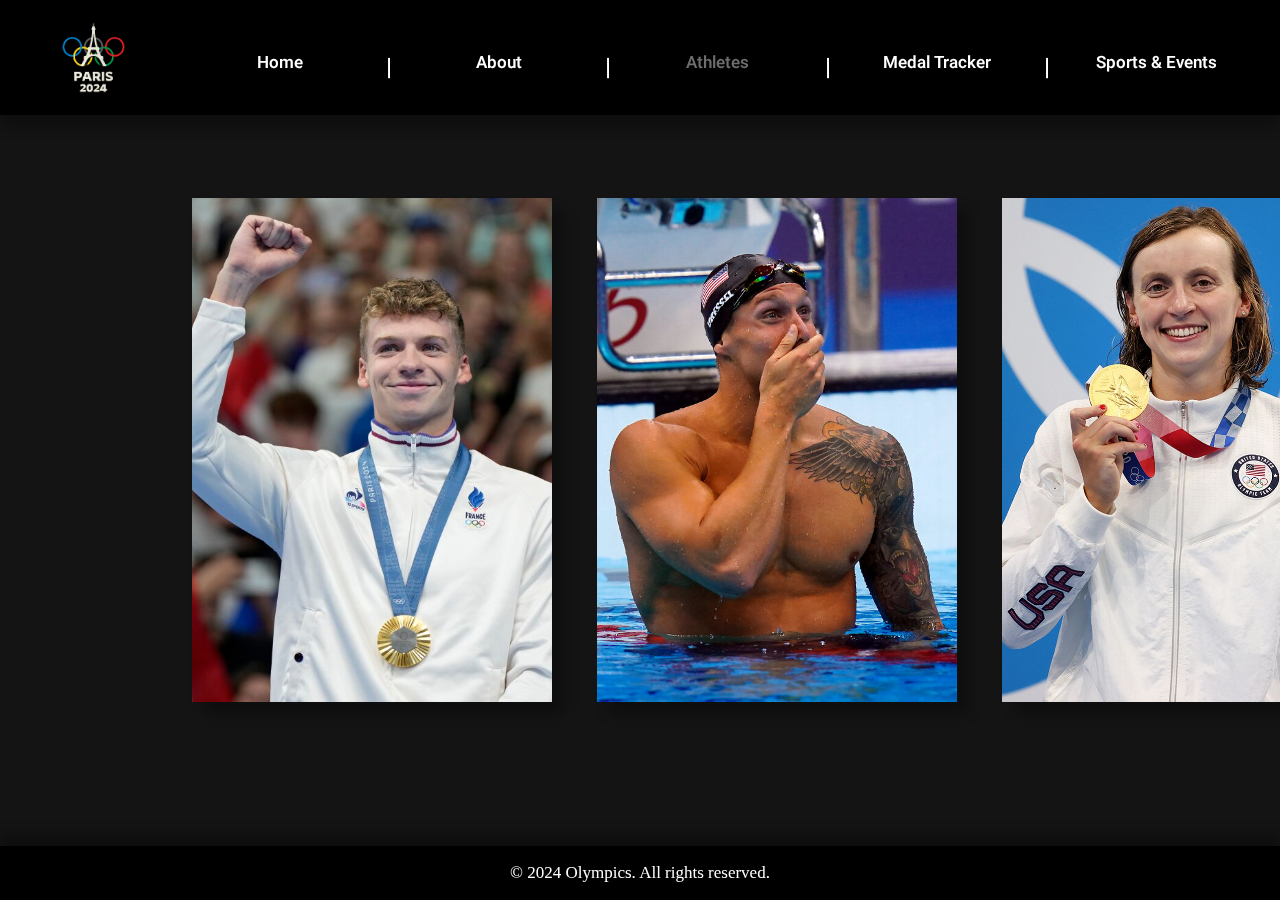
<file: athletes.html>
<html>
    <head>
        <title>Athletes</title>
        <link rel="icon"href="MainImages/Icon.png"type ="image/x-icon">
        <link rel="stylesheet" href="https://cdnjs.cloudflare.com/ajax/libs/font-awesome/4.7.0/css/font-awesome.min.css">
        <link rel="preconnect" href="https://fonts.googleapis.com">
        <link rel="preconnect" href="https://fonts.gstatic.com/" crossorigin>
        <link href="https://fonts.googleapis.com/css2?family=Heebo:wght@100..900&display=swap" rel="stylesheet">
        <link rel="stylesheet" href="athletes.css">
        </head>
        <body>
            <!--Navigation Bar-->
            <section id="Top">
                <button onclick="topFunction()" id="myBtn" title="Go to top"><i class="fa fa-arrow-up"></i></button>
            <div id="Navbar">
            <nav>
                <a class="links" href="index.html"><img id=logo src="MainImages/Logo.png"> </a> 
                <div class="center">
                    <a class="links hover" href="index.html">Home</a> 
                    <a class="Partition"><font size="5">|</a> 
                    <a class="links hover" href="about.html">About</a> 
                    <a class="Partition"><font size="5">|</a> 
                    <a class="links cpage" href="athletes.html">Athletes</a> 
                    <a class="Partition"><font size="5">|</a> 
                    <a class="links hover" href="medal.html">Medal Tracker</a> 
                    <a class="Partition"><font size="5">|</a> 
                    <a class="links hover" href="sports.html">Sports & Events</a>
                </div>
            </nav>
        </div>
        <section id="track">
            <div id="athleteTrack">
                <div id="image-track" data-mouse-down-at="0" data-prev-percentage="0">
                    <!--Card 1-->
                    <div class="image-holder">
                        <img id="zoomImage" onclick="zoom('zoomImage', 'text')" src="AtheleteCards/Athelete- Leon Marchand (France).jpg" class="trackimage" draggable="false">
                        <div id="text" class="text-overlay">
                            Leon Marchand (France)
                            <div class="text-description">Swimming - 4 Gold, 1 Bronze</div>
                        </div>
                    </div>
                    
                    <!--Card 2-->
                    <div class="image-holder">
                        <img id="zoomImage1" onclick="zoom('zoomImage1', 'text1')" src="AtheleteCards/Athelete- Caeleb Dressel (USA).jpg" class="trackimage" draggable="false">
                        <div id="text1" class="text-overlay">
                            Caeleb Dressel (USA)
                            <div class="text-description">Swimming - 4 Gold</div>
                        </div>
                    </div>
                
                    <!--Card 3-->
                    <div class="image-holder">
                        <img id="zoomImage2" onclick="zoom('zoomImage2', 'text2')" src="AtheleteCards/Athelete- Katie Ledecy (USA).jpg" class="trackimage" draggable="false">
                        <div id="text2" class="text-overlay">
                            Katie Ledecky (USA) 
                            <div class="text-description">Swimming - 3 Gold, 1 Silver</div>
                        </div>
                    </div>
                
                    <!--Card 4-->
                    <div class="image-holder">
                        <img id="zoomImage3" onclick="zoom('zoomImage3', 'text3')" src="AtheleteCards/Athelete- Sydney McLaughlin (USA).jpg" class="trackimage" draggable="false">
                        <div id="text3" class="text-overlay">
                            Sydney McLaughlin (USA)
                            <div class="text-description">Athletics - 2 Gold, 1 Silver</div>
                        </div>
                    </div>
                
                    <!--Card 4-->
                    <div class="image-holder">
                        <img id="zoomImage4" onclick="zoom('zoomImage4', 'text4')" src="AtheleteCards/Athelete- Yulimar Rojas (Venezuela).jpg" class="trackimage" draggable="false">
                        <div id="text4" class="text-overlay">
                            Yulimar Rojas (Venezuela)
                            <div class="text-description">Athletics - 1 Gold, 1 Silver</div>
                        </div>
                    </div>
                
                    <!--Card 5-->
                    <div class="image-holder">
                        <img id="zoomImage5" onclick="zoom('zoomImage5', 'text5')" src="AtheleteCards/Athelete- Armand Duplantis (Sweden).avif" class="trackimage" draggable="false">
                        <div id="text5" class="text-overlay">
                            Armand Duplantis (Sweden)
                            <div class="text-description">Athletics - 1 Gold</div>
                        </div>
                    </div>
                
                    <!--Card 6-->
                    <div class="image-holder">
                        <img id="zoomImage6" onclick="zoom('zoomImage6', 'text6')" src="AtheleteCards/Athelete- Simone Biles (USA).jpg" class="trackimage" draggable="false">
                        <div id="text6" class="text-overlay">
                            Simone Biles (USA)
                            <div class="text-description">Gymnastics - 1 Gold, 3 Silver </div>
                        </div>
                    </div>
                
                    <!--Card 7-->
                    <div class="image-holder">
                        <img id="zoomImage7" onclick="zoom('zoomImage7', 'text7')" src="AtheleteCards/Athelete- Sunisa Lee (USA).jpg" class="trackimage" draggable="false">
                        <div id="text7" class="text-overlay">
                            Sunisa Lee (USA)
                            <div class="text-description">Gymnastics - 1 Gold, 2 Silver</div>
                        </div>
                    </div>

                </div>

            </div>
        </section>

        <!--JS-->
        <script src="athlete_track.js"></script>
                
        <!--Footer-->
        <div class="footer">
            <p>&copy; 2024 Olympics. All rights reserved.</p>
        </div>
    </body>
</html>
</file>
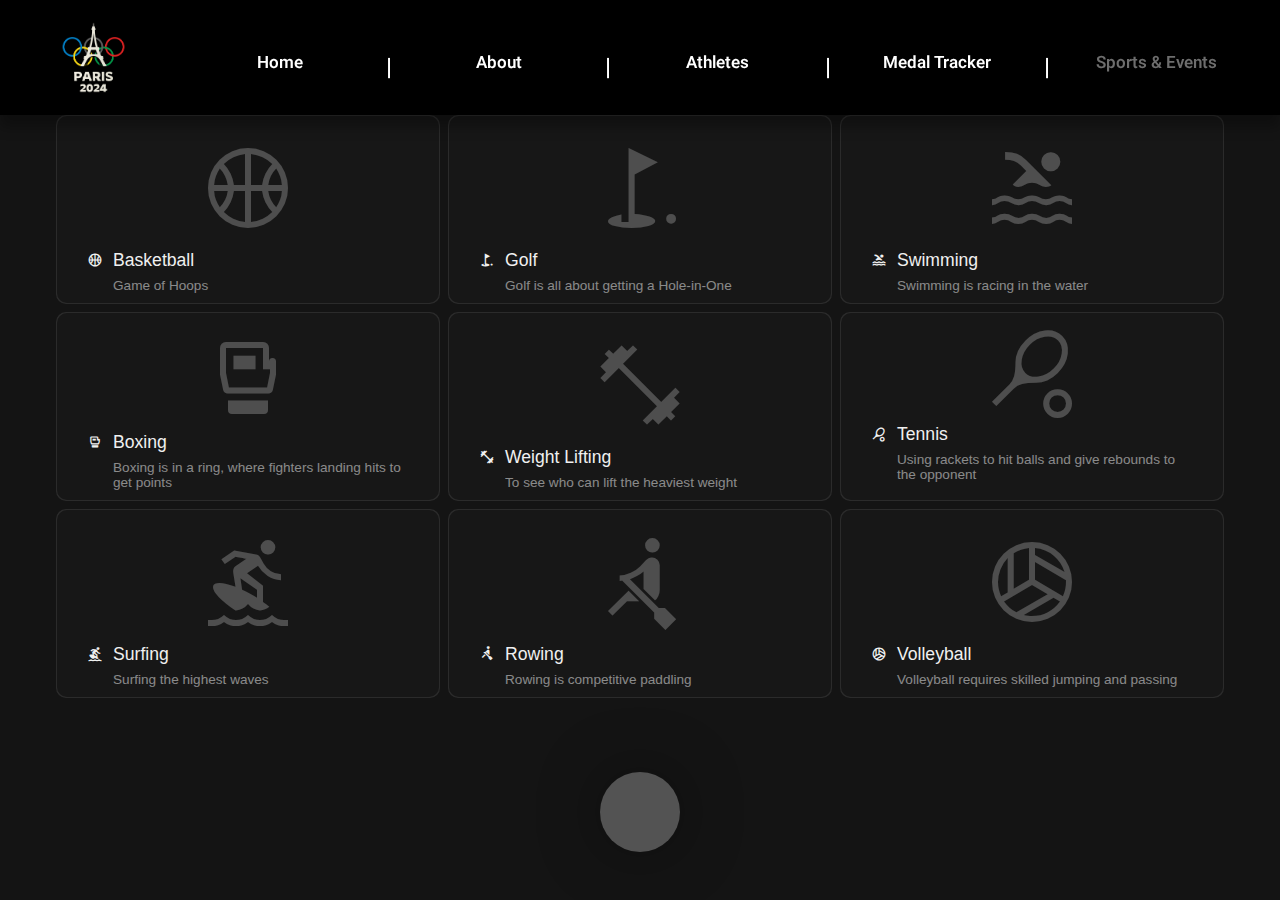
<file: sports.html>
<html>
    <head>
        <title>Sports and Events</title>
        <link rel="icon"href="MainImages/Icon.png"type ="image/x-icon">
        <link rel="stylesheet" href="https://cdnjs.cloudflare.com/ajax/libs/font-awesome/4.7.0/css/font-awesome.min.css">
        <link rel="stylesheet" href="https://fonts.googleapis.com/css2?family=Material+Symbols+Outlined:opsz,wght,FILL,GRAD@20..48,100..700,0..1,-50..200" />
        <link rel="preconnect" href="https://fonts.googleapis.com">
        <link rel="preconnect" href="https://fonts.gstatic.com/" crossorigin>
        <link href="https://fonts.googleapis.com/css2?family=Heebo:wght@100..900&display=swap" rel="stylesheet">
        <meta name="viewport" content="width=device-width, initial-scale=1.0">
        <link rel="stylesheet" href="sports.css">
    </head>
    <body>
      <main>
        <div class="modalborder" id="modalborder"></div>
        <div id="cards">
          <div class="card" onclick="openModal(basketball)">
            <div class="card-content">
              <div class="card-image">
                <span class="material-symbols-outlined">
                  sports_basketball
                </span>
              </div>
              <div class="card-info-wrapper">
                <div class="card-info">
                  <span class="material-symbols-outlined">
                    sports_basketball
                  </span>
                  <div class="card-info-title">
                    <h3>Basketball</h3>  
                    <h4>Game of Hoops</h4>
                  </div>    
                </div>
              </div>
            </div>
          </div>
          <div class="modal" id="basketball">
            <div class="content">
              <div class="modal-header">
                <div class="title">Basketball</div>
              </div>
              <div class="modal-body">
                <p>In basketball, players compete in teams of five, attempting to score points by shooting a ball through a hoop mounted on a backboard. <br>The game is played on a rectangular court, with players dribbling the ball, passing it to teammates, and shooting from various distances.<br>Strategies, teamwork, and individual skill are all crucial factors in determining the outcome of a basketball game.. <br>The team that won in basketball for the 2024 olympics was the United States of America.</p>
              </div>
            </div>
            <div class="modal-image">
              <button onclick="closeModal(basketball)" class="close-button">&times;</button>
              <img src="Sports/Sport/Basketball.jpg" class="modal-Image">
            </div>
          </div>
          <div class="card" onclick="openModal(golf)">
            <div class="card-content">
              <div class="card-image">
                <span class="material-symbols-outlined">
                  golf_course
                </span>
              </div>
              <div class="card-info-wrapper">
                <div class="card-info">
                  <span class="material-symbols-outlined">
                    golf_course
                  </span>
                  <div class="card-info-title">
                    <h3>Golf</h3>  
                    <h4>Golf is all about getting a Hole-in-One</h4>
                  </div>    
                </div>  
              </div>
            </div>
          </div>

          <div class="modal" id="golf">
            <div class="content">
              <div class="modal-header">
                <div class="title">Golf</div>
              </div>
              <div class="modal-body">
                <p>Golf is a precision sport played on a course with 18 holes. <br>Players use various clubs to hit a small ball into each hole, aiming to complete the course in the fewest possible strokes. <br>The course is often designed with obstacles like bunkers, water hazards, and rough terrain, which can make it challenging to navigate. Golf requires a combination of skill, strategy, and mental focus.<br>Scottie Scheffler from USA won the Men's Individual tournament and Lydia Ko from New Zealand won Women's Individual tournament in the olympics.</p>
              </div>
            </div>
            <div class="modal-image">
              <button onclick="closeModal(golf)" class="close-button">&times;</button>
              <img src="Sports/Sport/Golf.jpg" class="modal-Image">
            </div>
          </div>
          <div class="card" onclick="openModal(swimming)">
            <div class="card-content">
              <div class="card-image">
                <span class="material-symbols-outlined">
                  pool
                </span>
              </div>
              <div class="card-info-wrapper">
                <div class="card-info">
                  <span class="material-symbols-outlined">
                    pool
                  </span>
                  <div class="card-info-title">
                    <h3>Swimming</h3>  
                    <h4>Swimming is racing in the water</h4>
                  </div>    
                </div>
              </div>
            </div>
          </div>

          <div class="modal" id="swimming">
            <div class="content">
              <div class="modal-header">
                <div class="title">Swimming</div>
              </div>
              <div class="modal-body">
                <p>Swimming is an aquatic sport involving various strokes, including freestyle, backstroke, breaststroke, and butterfly.<br> Competitors race against each other in pools of varying lengths, with the goal of reaching the finish line first.<br> Swimming is a demanding sport that requires strength, endurance, and technique.<br>Caeleb Dressel from USA won Men's final and Katie Ledecky from USA won Women's final in the olympics.</p>
              </div>
            </div>
            <div class="modal-image">
              <button onclick="closeModal(swimming)" class="close-button">&times;</button>
              <img src="Sports/Sport/Swimming.jpg" class="modal-Image">
            </div>
          </div>

          <div class="card" onclick="openModal(boxing)">
            <div class="card-content">
              <div class="card-image">
                <span class="material-symbols-outlined">
                  sports_mma
                </span>
              </div>
              <div class="card-info-wrapper">
                <div class="card-info">
                  <span class="material-symbols-outlined">
                    sports_mma
                  </span>
                  <div class="card-info-title">
                    <h3>Boxing</h3>  
                    <h4>Boxing is in a ring, where fighters landing hits to get points</h4>
                  </div>    
                </div>
              </div>
            </div>
          </div>

          <div class="modal" id="boxing">
            <div class="content">
              <div class="modal-header">
                <div class="title">Boxing</div>
              </div>
              <div class="modal-body">
                <p>Boxing is a combat sport where two opponents face each other in a ring, aiming to win points by landing punches or knocking out their opponent. The rules of boxing are designed to ensure safety while allowing for competitive action. Fighters use a variety of punches, including jabs, crosses, hooks, and uppercuts, to score points and gain an advantage.</p>
              </div>
            </div>
            <div class="modal-image">
              <button onclick="closeModal(boxing)" class="close-button">&times;</button>
              <img src="Sports/Sport/Boxing.jpg" class="modal-Image">
            </div>
          </div>

          <div class="card" onclick="openModal(weightlifting)">
            <div class="card-content">
              <div class="card-image">
                <span class="material-symbols-outlined">
                  fitness_center
                </span>
              </div>
              <div class="card-info-wrapper">
                <div class="card-info">
                  <span class="material-symbols-outlined">
                    fitness_center
                  </span>
                  <div class="card-info-title">
                    <h3>Weight Lifting</h3>  
                    <h4>To see who can lift the heaviest weight</h4>
                  </div>    
                </div>  
              </div>
            </div>
          </div>

          <div class="modal" id="weightlifting">
            <div class="content">
              <div class="modal-header">
                <div class="title">Weight Lifting</div>
              </div>
              <div class="modal-body">
                <p>Weightlifting is a sport that involves lifting heavy weights, often in the form of dumbbells or barbells. There are two main categories of weightlifting: Olympic weightlifting and powerlifting. Olympic weightlifting consists of two lifts: the snatch and the clean and jerk. Powerlifting involves three lifts: the squat, bench press, and deadlift. Weightlifting requires strength, power, and technique. </p>
              </div>
            </div>
            <div class="modal-image">
              <button onclick="closeModal(weightlifting)" class="close-button">&times;</button>
              <img src="Sports/Sport/Weightlifting.jpg" class="modal-Image">
            </div>
          </div>

          <div class="card" onclick="openModal(tennis)">
            <div class="card-content">
              <div class="card-image">
                <span class="material-symbols-outlined">
                  sports_tennis
                </span>
              </div>
              <div class="card-info-wrapper">
                <div class="card-info">
                  <span class="material-symbols-outlined">
                    sports_tennis
                  </span>
                  <div class="card-info-title">
                    <h3>Tennis</h3>  
                    <h4>Using rackets to hit balls and give rebounds to the opponent<h4>
                  </div>    
                </div>
              </div>
            </div>
          </div>

          <div class="modal" id="tennis">
            <div class="content">
              <div class="modal-header">
                <div class="title">Tennis</div>
                </div>
                <div class="modal-body">
                  <p>Tennis is a racket sport played between two opponents or two pairs of opponents on a rectangular court separated by a net. <br>Players use rackets to hit a ball back and forth over the net. <br>The goal is to score points by forcing the opponent to miss a return. <br>Tennis requires skill, agility, and stamina.<br>Carlos Alcaraz from Spain won Men's Singles and Iga Swiatek from Poland won Women's Singles in the olympics.</p>
                </div>
            </div>
            <div class="modal-image">
              <button onclick="closeModal(tennis)" class="close-button">&times;</button>
              <img src="Sports/Sport/Tennis.jpg" class="modal-Image">
            </div>
          </div>

          <div class="card" onclick="openModal(surfing)">
            <div class="card-content">
              <div class="card-image">
                <span class="material-symbols-outlined">
                  surfing
                </span>
                </div>
                <div class="card-info-wrapper">
                  <div class="card-info">
                    <span class="material-symbols-outlined">
                      surfing
                    </span>
                    <div class="card-info-title">
                      <h3>Surfing</h3>  
                      <h4>Surfing the highest waves</h4>
                    </div>    
                  </div>
                </div>
              </div>
            </div>

            <div class="modal" id="surfing">
              <div class="content">
                <div class="modal-header">
                  <div class="title">Surfing</div>
                </div>
                <div class="modal-body">
                  <p>Surfing is a water sport that involves riding waves on a surfboard. Surfers paddle out into the ocean and wait for waves to approach. <br>When a suitable wave arrives, they stand up on the board and ride the wave to shore. <br>Surfing requires balance, coordination, and knowledge of ocean conditions.<br>Italo Ferreira from Brazil won in Men's final and Carissa Moore from USA won in Women's final in the olympics.</p>
                </div>
              </div>
              <div class="modal-image">
                  <button onclick="closeModal(surfing)" class="close-button">&times;</button>
                  <img src="Sports/Sport/Surfing.jpg" class="modal-Image">
              </div>
            </div>

            <div class="card" onclick="openModal(rowing)">
              <div class="card-content">
                <div class="card-image">
                  <span class="material-symbols-outlined">
                    rowing
                  </span>
                </div>
                <div class="card-info-wrapper">
                  <div class="card-info">
                    <span class="material-symbols-outlined">
                      rowing
                    </span>
                    <div class="card-info-title">
                      <h3>Rowing</h3>  
                      <h4>Rowing is competitive paddling</h4>
                    </div>    
                  </div>
                </div>
              </div>
            </div>

            <div class="modal" id="rowing">
              <div class="content">
                <div class="modal-header">
                  <div class="title">Rowing</div>
                </div>
                <div class="modal-body">
                  <p>Rowing is a team sport where athletes use oars to propel a boat through water. <br>Teams typically consist of five or six rowers, who sit in a row facing backward.<br> The goal is to complete the race course in the fastest time, often competing against other teams. Rowing requires strength, endurance, and coordination.</p>
                </div>
              </div>
              <div class="modal-image">
                <button onclick="closeModal(rowing)" class="close-button">&times;</button>
                <img src="Sports/Sport/Rowing.jpg" class="modal-Image">
              </div>
            </div>

            <div class="card" onclick="openModal(volleyball)">
              <div class="card-content">
                <div class="card-image">
                  <span class="material-symbols-outlined">
                    sports_volleyball
                  </span>
                </div>
                <div class="card-info-wrapper">
                  <div class="card-info">
                    <span class="material-symbols-outlined">
                      sports_volleyball
                    </span>
                    <div class="card-info-title">
                      <h3>Volleyball</h3>  
                      <h4>Volleyball requires skilled jumping and passing</h4>
                    </div>    
                  </div>
                </div>
              </div>
            </div>

            <div class="modal" id="volleyball">
              <div class="content">
                <div class="modal-header">
                  <div class="title">Volleyball</div>
                </div>
              <div class="modal-body">
                <p>Volleyball is a team sport played on a rectangular court separated by a net. Players use their hands to hit a ball back and forth over the net. <br>The goal is to score points by forcing the opposing team to miss a return. <br>Volleyball requires skill, agility, and teamwork.<br>In the olympics, in the mens bracmet Poland won and from the womens bracket Serbia won and took the title as the winner.</p>
              </div>
            </div>
            <div class="modal-image">
              <button onclick="closeModal(volleyball)" class="close-button">&times;</button>
              <img src="Sports/Sport/Volleyball.jpg" class="modal-Image">
            </div>
          </div>
        </div>
      </main>
      <nav class="nav">
        <div id="nav-links">
          <a class="nav-link" href="https://olympics.com/en/paris-2024/sports/golf" target="_blank">
            <h2 class="nav-link-label rubik-font">Golf</h2>
            <img class="nav-link-image" src="Sports/Redirect/Image Redirect-Golf.webp" />
          </a>
          <a class="nav-link" href="https://olympics.com/en/paris-2024/sports/swimming" target="_blank">
            <h2 class="nav-link-label rubik-font">Swimming</h2>
            <img class="nav-link-image" src="Sports/Redirect/Image Redirect-Swimming.jpg" />
          </a>
          <a class="nav-link" href="https://olympics.com/en/paris-2024/sports/basketball" target="_blank">
            <h2 class="nav-link-label rubik-font">Basketball</h2>
            <img class="nav-link-image" src="Sports/Redirect/Image Redirect-Basketball.webp" />
          </a>
          <a class="nav-link" href="https://olympics.com/en/paris-2024/sports/tennis" target="_blank">
            <h2 class="nav-link-label rubik-font">Tennis</h2>
            <img class="nav-link-image" src="Sports/Redirect/Image Redirect-Tennis.webp" />
          </a>
        </div>
      </nav>

      <button id="nav-toggle" type="button" onclick="toggleNav()">
        <span class="material-symbols-outlined open">expand_all</span>
        <span class="material-symbols-outlined close">Close</span>
      </button>

      <div id="Navbar">      
          <nav>
              <a class="links" href="index.html"><img id=logo src="MainImages/Logo.png"> </a> 
              <div class="center">
              <a class="links hover" href="index.html">Home</a> 
              <a class="Partition"><font size="5">|</a> 
              <a class="links hover" href="about.html">About</a> 
              <a class="Partition"><font size="5">|</a> 
              <a class="links hover" href="athletes.html">Athletes</a> 
              <a class="Partition"><font size="5">|</a> 
              <a class="links hover" href="medal.html">Medal Tracker</a> 
              <a class="Partition"><font size="5">|</a> 
              <a class="links cpage" href="sports.html">Sports & Events</a>
              </div>
          </nav>
      </div>
      
      <script src="popup.js">
      </script>
</body>
</html
</file>
<file: athletes.css>
/*Body*/
body {
    display: flex;
    flex-direction: row;
    height: 100vh;
    background-color: rgba(20, 20, 20);
    margin: 0rem;
    overflow: hidden;
}

body:focus {
    outline: none;
}

/*Center*/
.center {
    padding: 40px 0;
    text-align: center;
}

/*Navigation Bar*/
#Navbar {
    width: 100vw;
    top: 0cm;
    left: 0ch;
    background-color: black;
    color: aliceblue;
    padding: 0px;
    font-family: "Heebo", sans-serif;
    font-weight: 600;
    position: fixed;
    box-shadow: 0 12px 12px rgba(0, 0, 0, 0.3);
    z-index: 99;
    height: 115px;
}

.links {
    float:  left;
    padding: 10px;
    color: white;
    text-decoration: none;
    font-size: 17px;
    width: 13%;
    text-align: center;
    transition: transform .2s;
}

.partition {
    float:  left;
    padding: 10px;
    color: white;
    text-decoration: none;
    font-size: 17px;
    width: 1%;
    text-align: center;

}

.hover:hover {
    color: gold;
    text-decoration: none;
    transform: scale(1.2); 
}

.cpage {
    color: rgb(109, 109, 109);
}

#logo {
    width: 85px;
    height: 95px;
    border-radius: 100%;
}

/*Footer*/
.footer {
    background-color: #000000;
    color: white;
    text-align: center;
    position: fixed;
    font-size: 17px;
    bottom: 0px;
    left: 0px;
    width: 100%;
    box-shadow: 0 -12px 12px rgba(0, 0, 0, 0.3);
    box-sizing: border-box;
    z-index: 100;
}

/*Atheletes*/
#image-track {
    display: flex;
    gap: 5vmin;
    position: absolute;
    left: 15%;
    top: 50%;
    width: 200vmin;
    transform: translate(0%, -50%); 
    user-select: none;
}

.trackimage {
    width: 40vmin;
    height: 56vmin;
    object-fit: cover;
    object-position: center;
    box-shadow: 12px 12px 12px rgba(0, 0, 0, 0.3);
    transition: transform .5s;
}

.image-holder {
    width: 40vmin;
    height: 56vmin;
    object-fit: cover;
    object-position: 100% center;
}

.zoomed-in {
    position: relative;
    transform: scale(1.2);
    z-index: 11;
}

.text-overlay {
    position: relative;
    color: white;
    font-size: 18px;
    font-weight: bold;
    z-index: 12;
    display: none;
}

.text-description {
    font-size: 14px;
    font-weight: normal;
}

.landing {
    background-color: rgba(20, 20, 20);
    height: 100vh;
    margin: 0px;
    overflow: hidden;
    width: 100vw;
    display: grid;
    place-items: center center;
    transition: all;
}

#landing, #athleteTrack {
    position: absolute;
    top: 0;
    width: 100%;
    height: 100%;
}

#athleteTrack {
    transform: translateX(100%);
    transition: transform 1s ease;
}

#landing.slideOut {
    transform: translateX(-100%); 
    transition: transform 1s ease;
}

#athleteTrack.slideIn {
    transform: translateX(0); 
}

.image {
width: 15vmin;
position: absolute;
transform: translate(-50%, -50%);
z-index: 10;
transition: transform 1s ease;
}

.image[data-status="inactive"] {
display: none;
}

.image[data-status="active"] {
display: block;
}
</file>
<file: sports.css>
body {
    background-color: var(--bg-color);
    display: flex;
    justify-content: center;
    margin: 0px;
    height: 100vh;
    width: 100vw;
    overflow: hidden;
  }

  .rubik-font {
    font-family: "Rubik", sans-serif;
  }

  main {
    background-color: var(--bg-color);
    background-size: cover;
    height: 100vh;
    width: 100vw;
    position: relative;
    z-index: 2;
    transition: transform 500ms cubic-bezier(.13,.53,.38,.97);
  }

  body[data-nav="true"] > main {
    transform: translateY(-50%);
  }

  .nav {
    height: 50vh;
    width: 100%;
    position: absolute;
    left: 0px;
    bottom: 0px;
    z-index: 1;
    overflow: hidden;
    background-color: #000000;
    display: grid;
    place-items: center;
    padding-bottom: 80px;
  }

  #nav-links {  
    display: flex;
    gap: clamp(1rem, 2vw, 2rem);
    margin-top: clamp(2rem, 2vw, 3rem);
    padding: 0rem clamp(1rem, 2vw, 2rem);
    transform: translateY(70%) scale(0.9);
    transition: transform 500ms cubic-bezier(.13,.53,.38,.97); 
  }

  body[data-nav="true"] > nav > #nav-links {
    transform: translateY(0%) scale(1);
  }

  #nav-links > .nav-link {
    text-decoration: none;
  }

  #nav-links > .nav-link > .nav-link-label {
    color: white;
    font-size: 1.25rem;
    margin: 0rem;
    text-transform: uppercase;
  }

  #nav-links > .nav-link > .nav-link-image {
    width: max(20vw);
    aspect-ratio: 1.5 / 1;
    border-radius: 0.5rem;
    margin-top: 0.75rem;
    object-fit: cover;
  }

  #nav-toggle {
    height: 5rem;
    width: 5rem;
    position: fixed;
    z-index: 3;
    left: 50%;
    bottom: 3rem;
    transform: translateX(-50%);
    background-color: rgb(83, 83, 83);
    border: none;
    border-radius: 5rem;
    outline: none;
    box-shadow: 0rem 0rem 4rem rgba(0 0 0 / 35%);
    cursor: pointer;
    transition: transform, background-color;
    transition-timing-function: ease;
    transition-duration: 400ms;
  }

  #nav-toggle:hover {
    transform: translateX(-50%) scale(1.04);
  }

  #nav-toggle:active {
    transform: translateX(-50%) scale(0.96);
  }

  body[data-nav="true"] > #nav-toggle {
    background-color: rgb(255, 255, 255);
  }

  body:not([data-nav="true"]) > #nav-toggle:hover > .open {
    opacity: 1;
    transform: translate(-50%, -50%) scale(1);
  }

  #nav-toggle > span {
    position: absolute;
    left: 50%;
    top: 50%;
    transform: translate(-50%, -50%) scale(0.9);
    color: rgb(246, 231, 224);
    font-size: 1.75rem;
    opacity: 0;
    transition: transform, opacity;
    transition-timing-function: ease;
    transition-duration: 400ms;

  }

  body[data-nav="true"] > #nav-toggle > .close {
    opacity: 1;
    color: #000000;
    transform: translate(-50%, -50%) scale(1);
  }

  :root {
    --bg-color: rgb(20, 20, 20);
    --card-color: rgb(23, 23, 23);
  }

  #cards {
  display: flex;
  justify-content: center;
  flex-wrap: wrap;
  gap: 8px;  
  width: 100%;
  margin-top: 9%;
  }

  #cards:hover > .card::after {
  opacity: 1;
  }

  .card {
  background-color: rgba(255, 255, 255, 0.1);
  border-radius: 10px;
  cursor: pointer;
  display: flex;
  flex-direction: column;
  position: relative;
  width: 30%;  
  width: 30%;
  height: 21vh;
  }

  .card:hover::before {
  opacity: 1;
  }

  .card::before,
  .card::after {
  border-radius: inherit;
  content: "";
  height: 100%;
  left: 0px;
  opacity: 0;
  position: absolute;
  top: 0px;
  transition: opacity 500ms;
  width: 100%;
  }

  .card::before {
  background: radial-gradient(
      800px circle at var(--mouse-x) var(--mouse-y), 
      rgba(255, 255, 255, 0.06),
      transparent 40%
  );
  z-index: 3;
  }

  .card::after {  
  background: radial-gradient(
      600px circle at var(--mouse-x) var(--mouse-y), 
      rgba(255, 255, 255, 0.4),
      transparent 40%
  );
  z-index: 1;
  }

  .card > .card-content {
  background-color: var(--card-color);
  border-radius: inherit;
  display: flex;
  flex-direction: column;
  flex-grow: 1;
  inset: 1px;
  padding: 10px;
  position: absolute;
  z-index: 2;
  }

  h1, h2, h3, h4, span {
  color: rgb(240, 240, 240);
  font-family: "Rubik", sans-serif;
  font-weight: 400;
  margin: 0px;
  }

  .card-image {
  align-items: center;
  display: flex;
  height: 140px;
  justify-content: center;
  overflow: hidden;
  }

  .card-image > span {
  font-size: 6rem;
  opacity: 0.25;
  transition: transform 0.3s ease;
  }

  .card-info-wrapper {
  align-items: center;
  display: flex;
  flex-grow: 1;
  justify-content: flex-start;
  padding: 0px 20px;
  }

  .card-info {
  align-items: flex-start;
  display: flex;
  gap: 10px;
  }

  .card-info > span {  
  font-size: 1em;
  height: 20px;
  line-height: 20px;
  }

  .card-info-title > h3 {
  font-size: 1.1em;
  line-height: 20px;
  }

  .card-info-title > h4 {
  color: rgba(255, 255, 255, 0.5);
  font-size: 0.85em;
  margin-top: 8px;
  }
          
  body:focus {
      outline: none;
  }       
 
  #Navbar {
    width: 100vw;
    top: 0cm;
    left: 0ch;
    background-color: black;
    color: aliceblue;
    padding: 0px;
    font-family: "Heebo", sans-serif;
    font-weight: 600;
    position: fixed;
    box-shadow: 0 12px 12px rgba(0, 0, 0, 0.3);
    padding: 0;
    height: 115px;
    z-index: 99;
}


  .links {
      float:  left;
      padding: 10px;
      color: white;
      text-decoration: none;
      font-size: 17px;
      width: 13%;
      text-align: center;
      transition: transform .2s;
  }

  .partition {
      float:  left;
      padding: 10px;
      color: white;
      text-decoration: none;
      font-size: 17px;
      width: 1%;
      text-align: center;
  }

  .hover:hover {
      color: gold;
      text-decoration: none;
      transform: scale(1.2); 
  }

  .footer {
      background-color: #000000;
      color: white;
      text-align: center;
      position: fixed;
      font-size: 17px;
      bottom: 0px;
      left: 0px;
      width: 100%;
      box-shadow: 0 -12px 12px rgba(0, 0, 0, 0.3);
      box-sizing: border-box;
      z-index: 99;
  }

  .cpage {
      color: rgb(109, 109, 109);
  }

  #logo {
      width: 85px;
      height: 95px;
      border-radius: 100%;
  }

  .center {
      padding: 40px 0;
      text-align: center;
  }

  .card:hover span {
      transform: scale(1.05);
  }

  .modal {
    position: fixed;
    top: 50%;
    left: 50%;
    transform: translate(-50%, -50%) scale(0);
    transition: 200ms ease-in-out;
    border-radius: 10px;
    z-index: 10;
    background-color: var(--bg-color);
    width: 60%;
    height: 40%;
    max-width: 80%;
    display: flex;  
    flex-direction: row; 
    cursor: pointer;
    color: white;
    font-family: "Rubik", sans-serif;
    font-weight: 400;
    font-size: medium;
    transition: transform 0.4s;
  }

  .modalborder{
    position: fixed;
    width: 60%;
    height: 40%;
    z-index: 9;
    transform: translate(-50%, -50%) scale(0);
    top: 50%;
    left: 50%;
    transition: 200ms ease-in-out;
    transition: transform 0.4s;
  }

  .modalborder::after, .modalborder::before{
    content: '';
    position: absolute;
    height: 100%;
    width: 100%;
    background-image: conic-gradient(from var(--angle), #ff4545, #00ff99, #006aff, #ff0095, #ff4545);
    top: 50%;
    left: 50%;
    translate: -50% -50%;
    z-index: -1;
    padding: 3px;
    border-radius: 10px;
    animation: 3s spin linear infinite;
  }
  .modalborder::before{
    filter: blur(1.5rem);
    opacity: 0.5;
  }

  @keyframes spin{
    from{
      --angle: 0deg;
    }
    to{
      --angle: 360deg;
    }
  }

  @property --angle{
    syntax: "<angle>";
    initial-value: 0deg;
    inherits: false;
  }

  .modal.active {
    transform: translate(-50%, -50%) scale(1);
  }

  .modalborder.active {
    transform: translate(-50%, -50%) scale(1);
  }

  .modal-header {
    padding: 10px 15px;
    display: flex;
    justify-content: space-between;
    align-items: center;
  }

  .modal-header .title {
    font-size: 1.5rem;
    font-weight: bold;
    padding-top: 10px;
  }

  .close-button {
    cursor: pointer;
    border: none;
    outline: none;
    background: none;
    font-size: 1.25rem;
    font-weight: bold;
    color: rgb(199, 199, 199);
    transition: transform .2s;
    margin: 10px;
    align-self: last baseline;
  }

  .close-button:hover {
    transform: scale(1.5);
    color: rgb(163, 0, 0);
  }

  .modal-body {
    padding: 10px 15px;
    color: #868686;
    flex: 1; 
    font-size: 1rem;
    font-weight: 400;
  }

  .modal-image {
    flex: 1; 
    display: flex;
    flex-direction: column;
    align-items: center;
    justify-content: center;
    padding: 10px;
  }

  .modal-image img {
    width: 250px;
    height: auto;
    border-radius: 20px;
    bottom: 0;
    object-fit: cover;
  }
</file>
